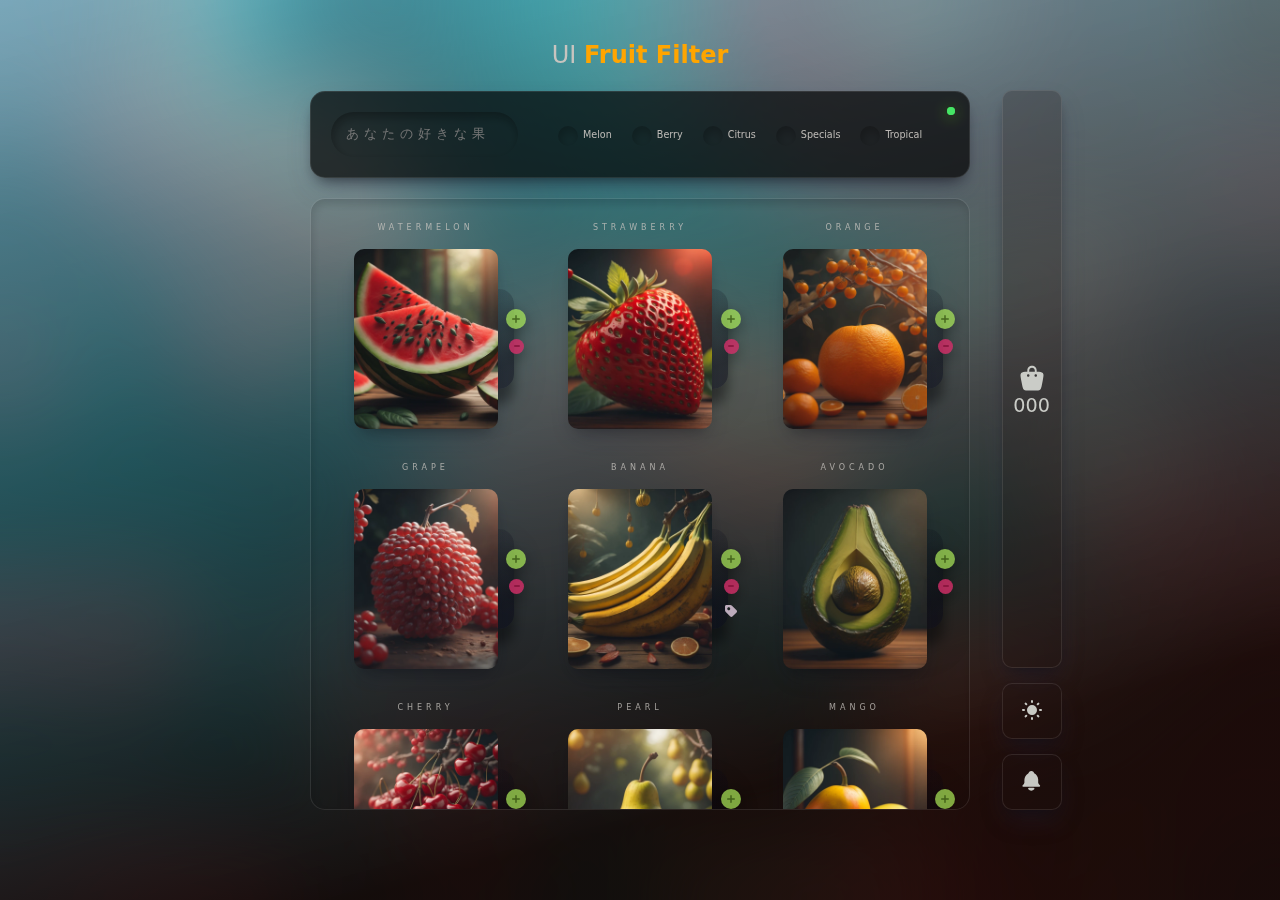
<file: index.html>
<!DOCTYPE html>
<html lang="en">

<head>
    <meta charset="UTF-8">
    <meta name="viewport" content="width=device-width, initial-scale=1.0">
    <meta name="description"
        content="UI Fruit Filter: A streamlined content filtering interface with an integrated cart feature, meticulously crafted by Matias Echarri. Elevate your user experience with this elegantly designed, mini eCommerce solution for seamless content filtering and product selection. Discover UI Fruit Filter for a professional and efficient content management tool." />
    <meta name="keywords" content="ui fruit filter, ui fruit-filter, matiasecharri, matias echarri, @matiasecharri">
    <link rel="shortcut icon" href="/assets/favicon-ui.ico" type="image/x-icon">
    <meta property="og:image" content="/assets/starfruit.webp">
    <meta property="og:type" content="website">
    <meta property="og:site_name" content="UI Fruit Filter">
    <meta property="og:title" content="UI Fruit Filter">
    <meta property="og:url" content="https://ui-fruit-filter.vercel.app/">
    <meta property="og:image:type" content="image/webp">
    <title>UI Fruit Filter</title>
    <link rel=" stylesheet" href="/style.css">

</head>

<body>
    <!-- <div id="initialize">
        <h2 class="h2ini"><span class="spanini2">Click to Initialize</span><br>GitHub <span
                class="spanini">@matiasecharri</span> </h2>
    </div> -->
    <span class="phonesNotSupported">
        <h2>We are Sorry! :(<br><span>Resolution Not Supported</span></h2>
    </span>
    <div class="headerHM">

        <div class="backdropProvider" id="backdropProviderID">
        </div>
        <div class="containerGeneral">
            <main>

                <div class="userPanel" id="userPanel">

                    <div class="led-blue" id="ledLight"></div>
                    <h1>UI <span>Fruit Filter</span></h1>

                    <input type="search" placeholder="あなたの好きな果物!" id="searchBar" autocomplete="off">
                    <div id="userPanelX"></div>
                </div>
                <div id="containerCards">
                </div>

            </main>
            <div class="uiButtons">
                <button id="goToCartButton">
                    <?xml version="1.0" encoding="utf-8"?><!-- Uploaded to: SVG Repo, www.svgrepo.com, Generator: SVG Repo Mixer Tools -->
                    <svg width="30px" height="30px" viewBox="0 0 24 24" xmlns="http://www.w3.org/2000/svg">
                        <path fill-rule="evenodd" clip-rule="evenodd"
                            d="M8.25 7.00151L8.25 6C8.25 3.92893 9.92893 2.25 12 2.25C14.0711 2.25 15.75 3.92893 15.75 6V7L15.75 7.00151C18.4344 7.0136 19.8606 7.1222 20.6606 8.09803C21.5608 9.19607 21.2287 10.8563 20.5646 14.1767L19.9646 17.1767C19.5029 19.4856 19.272 20.6401 18.4425 21.32C17.6131 22 16.4358 22 14.0812 22H9.9188C7.56417 22 6.38686 22 5.55742 21.32C4.72799 20.6401 4.4971 19.4856 4.03532 17.1767L3.43532 14.1767C2.77123 10.8563 2.43919 9.19607 3.33936 8.09803C4.13936 7.12219 5.56562 7.0136 8.25 7.00151ZM9.75 6C9.75 4.75736 10.7574 3.75 12 3.75C13.2426 3.75 14.25 4.75736 14.25 6V7H9.75V6ZM15 11C15.5523 11 16 10.5523 16 10C16 9.44772 15.5523 9 15 9C14.4477 9 14 9.44772 14 10C14 10.5523 14.4477 11 15 11ZM9.99998 10C9.99998 10.5523 9.55226 11 8.99998 11C8.44769 11 7.99998 10.5523 7.99998 10C7.99998 9.44772 8.44769 9 8.99998 9C9.55226 9 9.99998 9.44772 9.99998 10Z"
                            fill="#1C274C" />
                    </svg>
                </button>
                <button id="darkModeButton">
                    <svg xmlns="http://www.w3.org/2000/svg" class="icon icon-tabler icon-tabler-sun-filled" width="24"
                        height="24" viewBox="0 0 24 24" stroke-width="2" stroke="currentColor" fill="none"
                        stroke-linecap="round" stroke-linejoin="round">
                        <path stroke="none" d="M0 0h24v24H0z" fill="none" />
                        <path
                            d="M12 19a1 1 0 0 1 .993 .883l.007 .117v1a1 1 0 0 1 -1.993 .117l-.007 -.117v-1a1 1 0 0 1 1 -1z"
                            stroke-width="0" fill="#d7d9d4eb" />
                        <path
                            d="M18.313 16.91l.094 .083l.7 .7a1 1 0 0 1 -1.32 1.497l-.094 -.083l-.7 -.7a1 1 0 0 1 1.218 -1.567l.102 .07z"
                            stroke-width="0" fill="#d7d9d4eb" />
                        <path
                            d="M7.007 16.993a1 1 0 0 1 .083 1.32l-.083 .094l-.7 .7a1 1 0 0 1 -1.497 -1.32l.083 -.094l.7 -.7a1 1 0 0 1 1.414 0z"
                            stroke-width="0" fill="#d7d9d4eb" />
                        <path d="M4 11a1 1 0 0 1 .117 1.993l-.117 .007h-1a1 1 0 0 1 -.117 -1.993l.117 -.007h1z"
                            stroke-width="0" fill="#d7d9d4eb" />
                        <path d="M21 11a1 1 0 0 1 .117 1.993l-.117 .007h-1a1 1 0 0 1 -.117 -1.993l.117 -.007h1z"
                            stroke-width="0" fill="#d7d9d4eb" />
                        <path
                            d="M6.213 4.81l.094 .083l.7 .7a1 1 0 0 1 -1.32 1.497l-.094 -.083l-.7 -.7a1 1 0 0 1 1.217 -1.567l.102 .07z"
                            stroke-width="0" fill="#d7d9d4eb" />
                        <path
                            d="M19.107 4.893a1 1 0 0 1 .083 1.32l-.083 .094l-.7 .7a1 1 0 0 1 -1.497 -1.32l.083 -.094l.7 -.7a1 1 0 0 1 1.414 0z"
                            stroke-width="0" fill="#d7d9d4eb" />
                        <path
                            d="M12 2a1 1 0 0 1 .993 .883l.007 .117v1a1 1 0 0 1 -1.993 .117l-.007 -.117v-1a1 1 0 0 1 1 -1z"
                            stroke-width="0" fill="#d7d9d4eb" />
                        <path d="M12 7a5 5 0 1 1 -4.995 5.217l-.005 -.217l.005 -.217a5 5 0 0 1 4.995 -4.783z"
                            stroke-width="0" fill="#d7d9d4eb" />
                    </svg>
                </button>
                <button id="muteButton">
                    <svg xmlns="http://www.w3.org/2000/svg" class="icon icon-tabler icon-tabler-bell-filled" width="70%"
                        height="70%" viewBox="0 0 24 24" stroke-width="1" stroke="#1C274C" fill="#1C274C"
                        stroke-linecap="round" stroke-linejoin="round">
                        <path stroke="none" d="M0 0h24v24H0z" fill="none" />
                        <path
                            d="M14.235 19c.865 0 1.322 1.024 .745 1.668a3.992 3.992 0 0 1 -2.98 1.332a3.992 3.992 0 0 1 -2.98 -1.332c-.552 -.616 -.158 -1.579 .634 -1.661l.11 -.006h4.471z"
                            stroke-width="0" fill="#d7d9d4eb" />
                        <path
                            d="M12 2c1.358 0 2.506 .903 2.875 2.141l.046 .171l.008 .043a8.013 8.013 0 0 1 4.024 6.069l.028 .287l.019 .289v2.931l.021 .136a3 3 0 0 0 1.143 1.847l.167 .117l.162 .099c.86 .487 .56 1.766 -.377 1.864l-.116 .006h-16c-1.028 0 -1.387 -1.364 -.493 -1.87a3 3 0 0 0 1.472 -2.063l.021 -.143l.001 -2.97a8 8 0 0 1 3.821 -6.454l.248 -.146l.01 -.043a3.003 3.003 0 0 1 2.562 -2.29l.182 -.017l.176 -.004z"
                            stroke-width="0" fill="#d7d9d4eb" />
                    </svg>
                </button>

            </div>
        </div>
    </div>
    <script src="/app.js" type="module"></script>
</body>

</html>
</file>
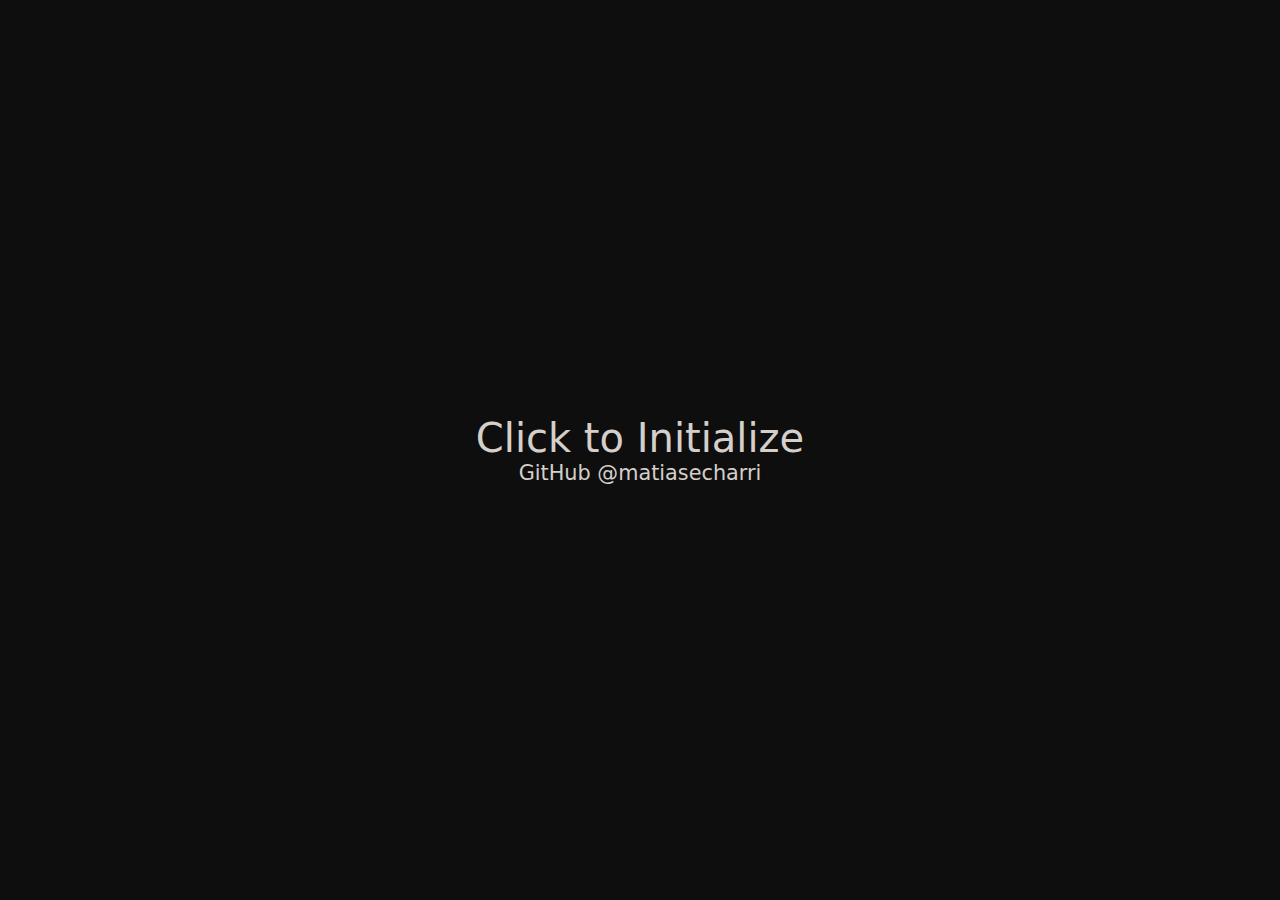
<file: app.html>
<!DOCTYPE html>
<html lang="en">

<head>
    <meta charset="UTF-8">
    <meta name="viewport" content="width=device-width, initial-scale=1.0">
    <meta name="description" content="UI Fruit Filter Matias Echarri" />
    <title>UI Fruit Filter</title>
    <link rel="stylesheet" href="/style.css">
</head>

<body>
    <div id="initialize">
        <h2 class="h2ini"><span class="spanini2">Click to Initialize</span><br>GitHub <span
                class="spanini">@matiasecharri</span> </h2>
    </div>
    <span class="phonesNotSupported">
        <h2>We are Sorry! :(<br><span>Resolution Not Supported</span></h2>
    </span>
    <div class="headerHM">

        <div class="backdropProvider" id="backdropProviderID">
        </div>
        <div class="containerGeneral">
            <main>

                <div class="userPanel" id="userPanel">

                    <div class="led-blue" id="ledLight"></div>
                    <h1>UI <span>Fruit Filter</span></h1>

                    <input type="search" placeholder="あなたの好きな果物!" id="searchBar" autocomplete="off">
                    <div id="userPanelX"></div>
                </div>
                <div id="containerCards">
                </div>

            </main>
            <div class="uiButtons">
                <button id="goToCartButton">
                    <?xml version="1.0" encoding="utf-8"?><!-- Uploaded to: SVG Repo, www.svgrepo.com, Generator: SVG Repo Mixer Tools -->
                    <svg width="30px" height="30px" viewBox="0 0 24 24" xmlns="http://www.w3.org/2000/svg">
                        <path fill-rule="evenodd" clip-rule="evenodd"
                            d="M8.25 7.00151L8.25 6C8.25 3.92893 9.92893 2.25 12 2.25C14.0711 2.25 15.75 3.92893 15.75 6V7L15.75 7.00151C18.4344 7.0136 19.8606 7.1222 20.6606 8.09803C21.5608 9.19607 21.2287 10.8563 20.5646 14.1767L19.9646 17.1767C19.5029 19.4856 19.272 20.6401 18.4425 21.32C17.6131 22 16.4358 22 14.0812 22H9.9188C7.56417 22 6.38686 22 5.55742 21.32C4.72799 20.6401 4.4971 19.4856 4.03532 17.1767L3.43532 14.1767C2.77123 10.8563 2.43919 9.19607 3.33936 8.09803C4.13936 7.12219 5.56562 7.0136 8.25 7.00151ZM9.75 6C9.75 4.75736 10.7574 3.75 12 3.75C13.2426 3.75 14.25 4.75736 14.25 6V7H9.75V6ZM15 11C15.5523 11 16 10.5523 16 10C16 9.44772 15.5523 9 15 9C14.4477 9 14 9.44772 14 10C14 10.5523 14.4477 11 15 11ZM9.99998 10C9.99998 10.5523 9.55226 11 8.99998 11C8.44769 11 7.99998 10.5523 7.99998 10C7.99998 9.44772 8.44769 9 8.99998 9C9.55226 9 9.99998 9.44772 9.99998 10Z"
                            fill="#1C274C" />
                    </svg>
                </button>
                <button id="darkModeButton">
                    <svg xmlns="http://www.w3.org/2000/svg" class="icon icon-tabler icon-tabler-sun-filled" width="24"
                        height="24" viewBox="0 0 24 24" stroke-width="2" stroke="currentColor" fill="none"
                        stroke-linecap="round" stroke-linejoin="round">
                        <path stroke="none" d="M0 0h24v24H0z" fill="none" />
                        <path
                            d="M12 19a1 1 0 0 1 .993 .883l.007 .117v1a1 1 0 0 1 -1.993 .117l-.007 -.117v-1a1 1 0 0 1 1 -1z"
                            stroke-width="0" fill="#d7d9d4eb" />
                        <path
                            d="M18.313 16.91l.094 .083l.7 .7a1 1 0 0 1 -1.32 1.497l-.094 -.083l-.7 -.7a1 1 0 0 1 1.218 -1.567l.102 .07z"
                            stroke-width="0" fill="#d7d9d4eb" />
                        <path
                            d="M7.007 16.993a1 1 0 0 1 .083 1.32l-.083 .094l-.7 .7a1 1 0 0 1 -1.497 -1.32l.083 -.094l.7 -.7a1 1 0 0 1 1.414 0z"
                            stroke-width="0" fill="#d7d9d4eb" />
                        <path d="M4 11a1 1 0 0 1 .117 1.993l-.117 .007h-1a1 1 0 0 1 -.117 -1.993l.117 -.007h1z"
                            stroke-width="0" fill="#d7d9d4eb" />
                        <path d="M21 11a1 1 0 0 1 .117 1.993l-.117 .007h-1a1 1 0 0 1 -.117 -1.993l.117 -.007h1z"
                            stroke-width="0" fill="#d7d9d4eb" />
                        <path
                            d="M6.213 4.81l.094 .083l.7 .7a1 1 0 0 1 -1.32 1.497l-.094 -.083l-.7 -.7a1 1 0 0 1 1.217 -1.567l.102 .07z"
                            stroke-width="0" fill="#d7d9d4eb" />
                        <path
                            d="M19.107 4.893a1 1 0 0 1 .083 1.32l-.083 .094l-.7 .7a1 1 0 0 1 -1.497 -1.32l.083 -.094l.7 -.7a1 1 0 0 1 1.414 0z"
                            stroke-width="0" fill="#d7d9d4eb" />
                        <path
                            d="M12 2a1 1 0 0 1 .993 .883l.007 .117v1a1 1 0 0 1 -1.993 .117l-.007 -.117v-1a1 1 0 0 1 1 -1z"
                            stroke-width="0" fill="#d7d9d4eb" />
                        <path d="M12 7a5 5 0 1 1 -4.995 5.217l-.005 -.217l.005 -.217a5 5 0 0 1 4.995 -4.783z"
                            stroke-width="0" fill="#d7d9d4eb" />
                    </svg>
                </button>
                <button id="muteButton">
                    <svg xmlns="http://www.w3.org/2000/svg" class="icon icon-tabler icon-tabler-bell-filled" width="70%"
                        height="70%" viewBox="0 0 24 24" stroke-width="1" stroke="#1C274C" fill="#1C274C"
                        stroke-linecap="round" stroke-linejoin="round">
                        <path stroke="none" d="M0 0h24v24H0z" fill="none" />
                        <path
                            d="M14.235 19c.865 0 1.322 1.024 .745 1.668a3.992 3.992 0 0 1 -2.98 1.332a3.992 3.992 0 0 1 -2.98 -1.332c-.552 -.616 -.158 -1.579 .634 -1.661l.11 -.006h4.471z"
                            stroke-width="0" fill="#d7d9d4eb" />
                        <path
                            d="M12 2c1.358 0 2.506 .903 2.875 2.141l.046 .171l.008 .043a8.013 8.013 0 0 1 4.024 6.069l.028 .287l.019 .289v2.931l.021 .136a3 3 0 0 0 1.143 1.847l.167 .117l.162 .099c.86 .487 .56 1.766 -.377 1.864l-.116 .006h-16c-1.028 0 -1.387 -1.364 -.493 -1.87a3 3 0 0 0 1.472 -2.063l.021 -.143l.001 -2.97a8 8 0 0 1 3.821 -6.454l.248 -.146l.01 -.043a3.003 3.003 0 0 1 2.562 -2.29l.182 -.017l.176 -.004z"
                            stroke-width="0" fill="#d7d9d4eb" />
                    </svg>
                </button>

            </div>
        </div>
    </div>
    <script src="/app.js" type="module"></script>
</body>

</html>
</file>
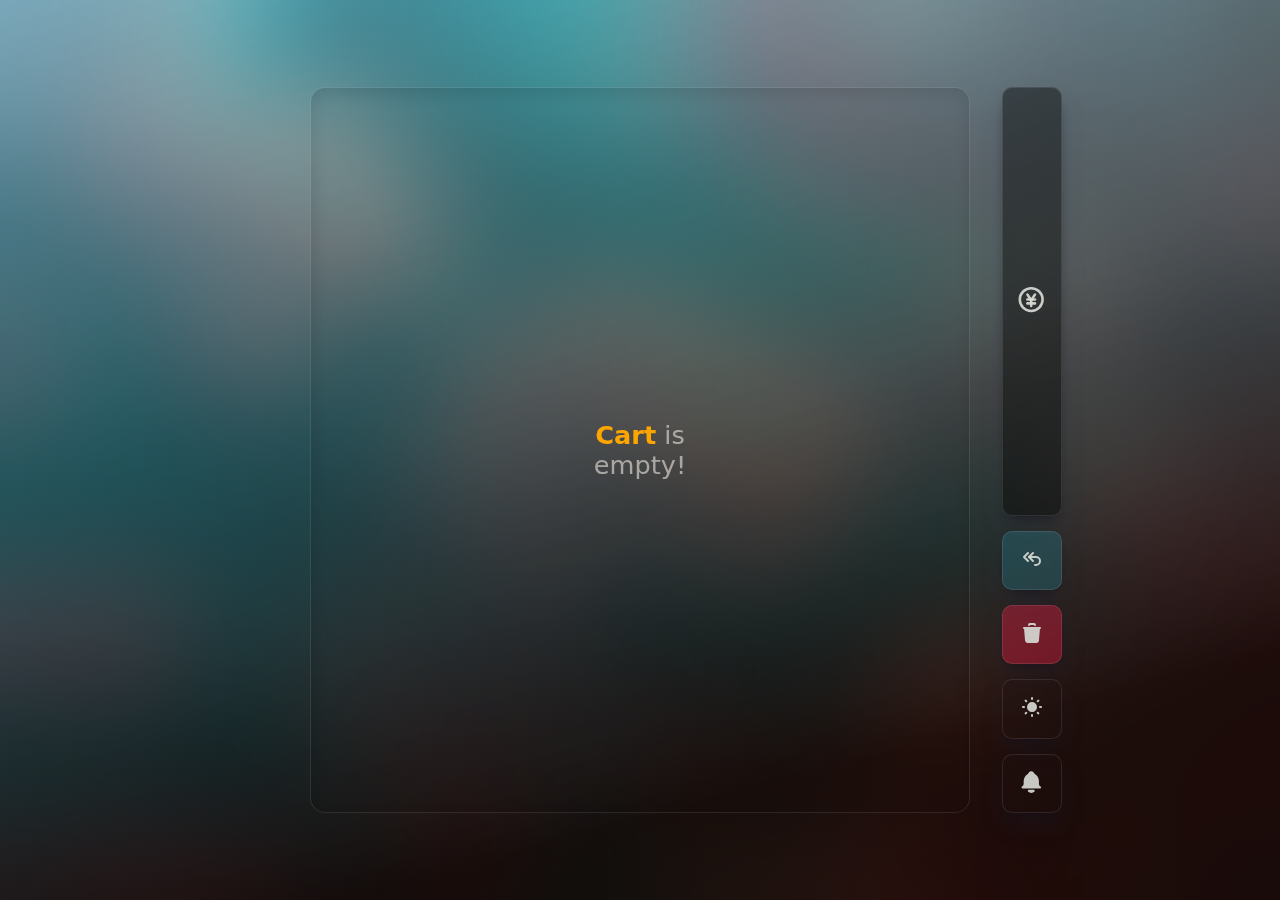
<file: cart.html>
<!DOCTYPE html>
<html lang="en">

<head>
    <meta charset="UTF-8">
    <meta name="viewport" content="width=device-width, initial-scale=1.0">
    <meta name="description"
        content="UI Fruit Filter: A streamlined content filtering interface with an integrated cart feature, meticulously crafted by Matias Echarri. Elevate your user experience with this elegantly designed, mini eCommerce solution for seamless content filtering and product selection. Discover UI Fruit Filter for a professional and efficient content management tool." />
    <link rel="shortcut icon" href="/assets/favicon-ui.ico" type="image/x-icon">
    <meta property="og:type" content="website">
    <meta property="og:site_name" content="UI Fruit Filter">
    <meta property="og:title" content="UI Fruit Filter">
    <meta property="og:url" content="https://ui-fruit-filter.vercel.app/">
    <meta property="og:image:type" content="image/webp">
    <meta property="og:image" content="/assets/starfruit.webp">
    <title>UI Fruit Filter</title>
    <link rel="stylesheet" href="/styleCart.css">
</head>

<body>

    <span class="phonesNotSupported">
        <h2>We are Sorry! :(<br><span>Resolution Not Supported</span></h2>
    </span>

    <div class="headerHM">
        <!-- <h1>UI <span>Fruit Cart</span></h1> -->

        <div class="backdropProvider" id="backdropProviderID">
        </div>
        <div class="containerGeneral">
            <main>

                <div class="modalResume">
                    <h2 class="modalResume__title">Cart Resume</h2>
                    <p id="finalPrice"></p>
                    <div class="modalResume__buttonContainer">
                        <button id="finishBuyButton">Buy Now</button>
                        <button id="goBackCartButton">Go Back</button>
                    </div>
                </div>
                <div class="modalResume2">
                    <h2 class="modalResume2__title">Oops!</h2>
                    <p>There are <span class="spanned">no items</span> in your cart, <br>go
                        back
                        and grab some fruits!
                    </p>
                    <div class="modalResume2__buttonContainer">
                        <button id="goBackCartButton2">Go Back</button>
                    </div>
                </div>
                <div id="containerCards">

                    <!-- ///Dynamic generated cards. -->
                </div>

                <div class="uiButtons">
                    <button id="finishShopButton">
                        <svg xmlns="http://www.w3.org/2000/svg" class="icon icon-tabler icon-tabler-coin-yen"
                            width="80%" height="80%" viewBox="0 0 24 24" stroke-width="2" stroke="#d7d9d4eb" fill="none"
                            stroke-linecap="round" stroke-linejoin="round">
                            <path d="M12 12m-9 0a9 9 0 1 0 18 0a9 9 0 1 0 -18 0" />
                            <path d="M9 12h6" />
                            <path d="M9 15h6" />
                            <path d="M9 8l3 4.5" />
                            <path d="M15 8l-3 4.5v4.5" />
                        </svg>

                    </button>
                    <button id="goBackButton">
                        <svg xmlns="http://www.w3.org/2000/svg"
                            class="icon icon-tabler icon-tabler-arrow-back-up-double" width="24" height="24"
                            viewBox="0 0 24 24" stroke-width="2" stroke="#d7d9d4eb" stroke-linecap="round"
                            stroke-linejoin="round">
                            <path stroke="none" d="M0 0h24v24H0z" />
                            <path d="M13 14l-4 -4l4 -4" />
                            <path d="M8 14l-4 -4l4 -4" />
                            <path d="M9 10h7a4 4 0 1 1 0 8h-1" />
                        </svg>
                    </button>

                    <button id="trashButton">
                        <svg xmlns="http://www.w3.org/2000/svg" class="icon icon-tabler icon-tabler-trash-filled"
                            width="24" height="24" viewBox="0 0 24 24" stroke-width="2" stroke="#d7d9d4eb" fill="none"
                            stroke-linecap="round" stroke-linejoin="round">
                            <path stroke="none" d="M0 0h24v24H0z" fill="none" />
                            <path
                                d="M20 6a1 1 0 0 1 .117 1.993l-.117 .007h-.081l-.919 11a3 3 0 0 1 -2.824 2.995l-.176 .005h-8c-1.598 0 -2.904 -1.249 -2.992 -2.75l-.005 -.167l-.923 -11.083h-.08a1 1 0 0 1 -.117 -1.993l.117 -.007h16z"
                                stroke-width="0" fill="#d7d9d4eb" />
                            <path
                                d="M14 2a2 2 0 0 1 2 2a1 1 0 0 1 -1.993 .117l-.007 -.117h-4l-.007 .117a1 1 0 0 1 -1.993 -.117a2 2 0 0 1 1.85 -1.995l.15 -.005h4z"
                                stroke-width="0" fill="#d7d9d4eb" />
                        </svg>
                    </button>
                    <button id="darkModeButton">
                        <svg xmlns="http://www.w3.org/2000/svg" class="icon icon-tabler icon-tabler-sun-filled"
                            width="24" height="24" viewBox="0 0 24 24" stroke-width="2" stroke="currentColor"
                            fill="none" stroke-linecap="round" stroke-linejoin="round">
                            <path stroke="none" d="M0 0h24v24H0z" fill="none" />
                            <path
                                d="M12 19a1 1 0 0 1 .993 .883l.007 .117v1a1 1 0 0 1 -1.993 .117l-.007 -.117v-1a1 1 0 0 1 1 -1z"
                                stroke-width="0" fill="#d7d9d4eb" />
                            <path
                                d="M18.313 16.91l.094 .083l.7 .7a1 1 0 0 1 -1.32 1.497l-.094 -.083l-.7 -.7a1 1 0 0 1 1.218 -1.567l.102 .07z"
                                stroke-width="0" fill="#d7d9d4eb" />
                            <path
                                d="M7.007 16.993a1 1 0 0 1 .083 1.32l-.083 .094l-.7 .7a1 1 0 0 1 -1.497 -1.32l.083 -.094l.7 -.7a1 1 0 0 1 1.414 0z"
                                stroke-width="0" fill="#d7d9d4eb" />
                            <path d="M4 11a1 1 0 0 1 .117 1.993l-.117 .007h-1a1 1 0 0 1 -.117 -1.993l.117 -.007h1z"
                                stroke-width="0" fill="#d7d9d4eb" />
                            <path d="M21 11a1 1 0 0 1 .117 1.993l-.117 .007h-1a1 1 0 0 1 -.117 -1.993l.117 -.007h1z"
                                stroke-width="0" fill="#d7d9d4eb" />
                            <path
                                d="M6.213 4.81l.094 .083l.7 .7a1 1 0 0 1 -1.32 1.497l-.094 -.083l-.7 -.7a1 1 0 0 1 1.217 -1.567l.102 .07z"
                                stroke-width="0" fill="#d7d9d4eb" />
                            <path
                                d="M19.107 4.893a1 1 0 0 1 .083 1.32l-.083 .094l-.7 .7a1 1 0 0 1 -1.497 -1.32l.083 -.094l.7 -.7a1 1 0 0 1 1.414 0z"
                                stroke-width="0" fill="#d7d9d4eb" />
                            <path
                                d="M12 2a1 1 0 0 1 .993 .883l.007 .117v1a1 1 0 0 1 -1.993 .117l-.007 -.117v-1a1 1 0 0 1 1 -1z"
                                stroke-width="0" fill="#d7d9d4eb" />
                            <path d="M12 7a5 5 0 1 1 -4.995 5.217l-.005 -.217l.005 -.217a5 5 0 0 1 4.995 -4.783z"
                                stroke-width="0" fill="#d7d9d4eb" />
                        </svg>
                    </button>
                    <button id="muteButton">
                        <svg xmlns="http://www.w3.org/2000/svg" class="icon icon-tabler icon-tabler-bell-filled"
                            width="70%" height="70%" viewBox="0 0 24 24" stroke-width="1" stroke="#1C274C"
                            fill="#1C274C" stroke-linecap="round" stroke-linejoin="round">
                            <path stroke="none" d="M0 0h24v24H0z" fill="none" />
                            <path
                                d="M14.235 19c.865 0 1.322 1.024 .745 1.668a3.992 3.992 0 0 1 -2.98 1.332a3.992 3.992 0 0 1 -2.98 -1.332c-.552 -.616 -.158 -1.579 .634 -1.661l.11 -.006h4.471z"
                                stroke-width="0" fill="#d7d9d4eb" />
                            <path
                                d="M12 2c1.358 0 2.506 .903 2.875 2.141l.046 .171l.008 .043a8.013 8.013 0 0 1 4.024 6.069l.028 .287l.019 .289v2.931l.021 .136a3 3 0 0 0 1.143 1.847l.167 .117l.162 .099c.86 .487 .56 1.766 -.377 1.864l-.116 .006h-16c-1.028 0 -1.387 -1.364 -.493 -1.87a3 3 0 0 0 1.472 -2.063l.021 -.143l.001 -2.97a8 8 0 0 1 3.821 -6.454l.248 -.146l.01 -.043a3.003 3.003 0 0 1 2.562 -2.29l.182 -.017l.176 -.004z"
                                stroke-width="0" fill="#d7d9d4eb" />
                        </svg>
                    </button>

                </div>

            </main>

        </div>
    </div>
    <script src="/cart.js" type="module"></script>
</body>

</html>
</file>
<file: style.css>
:root {
  --font1: "Sawarabi Mincho", serif;
  --font2: monospace;
  --UIOrange: #ffa500;
}

* {
  padding: 0px;
  margin: 0px;
  box-sizing: border-box;
  scroll-behavior: smooth;
}
body {
  background-color: #171817;
  overflow-x: hidden;
}
*::selection {
  background-color: rgba(32, 33, 32, 0.272);
}

::-webkit-scrollbar {
  width: 2px;
}

::-webkit-scrollbar-track {
  background: #51505100;
}

::-webkit-scrollbar-thumb {
  background: rgba(31, 32, 31, 0);
  border-radius: 6px;
}
h1 {
  color: rgb(200, 196, 191);
  text-align: center;
  font-size: 1.5rem;
  font-family: system-ui, -apple-system, BlinkMacSystemFont, "Segoe UI", Roboto,
    Oxygen, Ubuntu, Cantarell, "Open Sans", "Helvetica Neue", sans-serif;
  font-weight: 100;
  position: absolute;
  top: -60%;
  left: 0%;
  right: 0%;
}
h1 span {
  font-weight: 600;
  color: var(--UIOrange);
}

.headerHM {
  background-image: url(/assets/sakura.webp);
  background-repeat: repeat;
  background-size: cover;
  background-position: center;
  height: 100vh;
  position: relative;
  z-index: 1;
  display: flex;
  align-items: center;
  flex-direction: column;
  justify-content: center;
}

.backdropProvider {
  background-image: linear-gradient(-15deg, #080502da 20%, #4ddaf2a0 100%);
  backdrop-filter: blur(55px) saturate(290%);
  -webkit-backdrop-filter: blur(55px) saturate(290%);
  width: 100%;
  height: 100%;
  position: absolute;
  z-index: -1;
}

.backdropProviderDark {
  background-image: linear-gradient(-15deg, #020b16df 20%, #36051fe6 100%);
}
.backdropProviderDarkH1 {
  color: rgb(241, 223, 231);
}

.darkModeUserPanel {
  /* background-color: #18161700 !important; */
  background-color: rgba(24, 25, 26, 0.495) !important;
}

#initialize {
  background-color: rgb(15, 14, 14);
  backdrop-filter: blur(10px);
  cursor: pointer;
  position: absolute;
  z-index: 99;
  display: flex;
  justify-content: center;
  align-items: center;
  width: 100%;
  height: 100%;
  transition: ease-in-out 1.5s;
  -webkit-transition: ease-in-out 1.5s;
  -moz-transition: ease-in-out 1.5s;
  -ms-transition: ease-in-out 1.5s;
  -o-transition: ease-in-out 1.5s;
}

#initialize a {
  text-decoration: none;
}
.initializeBlured {
  background-color: rgba(15, 14, 14, 0.678) !important;
  backdrop-filter: blur(25px);
  -webkit-backdrop-filter: blur(25px);
  transition: ease-in-out 1.5s;
  -webkit-transition: ease-in-out 1.5s;
  -moz-transition: ease-in-out 1.5s;
  -ms-transition: ease-in-out 1.5s;
  -o-transition: ease-in-out 1.5s;
}

.h2ini {
  color: rgb(212, 207, 202);
  text-align: center;
  font-size: 1.3rem;
  font-family: system-ui, -apple-system, BlinkMacSystemFont, "Segoe UI", Roboto,
    Oxygen, Ubuntu, Cantarell, "Open Sans", "Helvetica Neue", sans-serif;
  font-weight: 100;
}
.spanini {
  font-weight: 500;
  color: rgb(212, 207, 202);
}
.spanini2 {
  font-size: 2.5rem;
}

.initializeOut {
  opacity: 0;

  transition: ease-in-out 1s;
  -webkit-transition: ease-in-out 1s;
  -moz-transition: ease-in-out 1s;
  -ms-transition: ease-in-out 1s;
  -o-transition: ease-in-out 1s;
}

main {
  height: 80%;
  width: 1240px;
  display: flex;
  justify-content: center;
  align-items: center;
  flex-direction: column;
  gap: 20px;
  padding: 20px;
}

.userPanel {
  border: 1px solid rgba(247, 246, 246, 0.099);
  width: 55%;
  display: flex;
  justify-content: flex-start;
  align-items: center;
  background-color: rgba(0, 0, 0, 0.688);
  border-radius: 15px;
  -webkit-border-radius: 15px;
  -moz-border-radius: 15px;
  -ms-border-radius: 15px;
  -o-border-radius: 15px;
  padding: 20px;
  gap: 40px;
  position: relative;
  box-shadow: rgba(50, 50, 93, 0.25) 0px 13px 27px -5px,
    rgba(0, 0, 0, 0.73) 0px 8px 16px -8px;
}

#userPanelX {
  display: flex;
  gap: 10px;
}
#searchBar {
  padding: 15px;
  border-radius: 25px;
  -webkit-border-radius: 25px;
  -moz-border-radius: 25px;
  -ms-border-radius: 25px;
  -o-border-radius: 25px;
  border: none;
  background-color: #dcd9ee00;
  cursor: pointer;
  outline: none;
  /*Eliminaelbordealseleccionar*/
  letter-spacing: 1px;
  cursor: default;
  font-family: var(--font1);
  color: #ada9ad;
  letter-spacing: 5px;
  font-weight: 100;
  font-size: 0.8rem;
  box-shadow: inset 2px 5px 10px rgba(5, 5, 5, 0.349);
  caret-color: var(--UIOrange);
}

#searchBar::selection {
  background-color: transparent; /* Asegúrat e de que la selección no tenga fondo */
}

#containerCards {
  border: 1px solid rgba(255, 255, 255, 0.099);
  border-radius: 15px;
  padding: 40px 20px;
  min-height: 90%;
  width: 55%;
  -webkit-border-radius: 15px;
  -moz-border-radius: 15px;
  -ms-border-radius: 15px;
  -o-border-radius: 15px;
  display: flex;
  flex-wrap: wrap;
  justify-content: space-evenly;
  gap: 40px;
  align-items: center;
  position: relative;
  overflow-y: scroll;
  background-color: rgba(13, 9, 9, 0.036);
  box-shadow: inset 2px 5px 10px rgba(5, 5, 5, 0.135);
}

.cardFruits {
  height: 200px;
  width: 160px;
  display: flex;
  justify-content: center;
  align-items: center;
  flex-direction: column;
  border-radius: 15px;
  -webkit-border-radius: 15px;
  -moz-border-radius: 15px;
  -ms-border-radius: 15px;
  -o-border-radius: 15px;
  gap: 5px;
  position: relative;
}

.cardFruits img {
  width: 90%;
  height: 90%;
  object-fit: cover;
  transition: ease-in-out 0.4s;
  cursor: pointer;
  border-radius: 10px;
  -webkit-border-radius: 10px;
  -moz-border-radius: 10px;
  -ms-border-radius: 10px;
  -o-border-radius: 10px;
  box-shadow: rgba(25, 25, 44, 0.171) 0px 13px 27px -5px,
    rgba(0, 0, 0, 0.37) 0px 8px 16px -8px;
}

.cardFruits img:hover {
  transition: ease-in-out 0.3s;
  transform: scale(105%) translateY(5px) rotate(-2deg);
  -webkit-transform: scale(105%) translateY(5px) rotate(-2deg);
  -moz-transform: scale(105%) translateY(5px) rotate(-2deg);
  -ms-transform: scale(105%) translateY(5px) rotate(-2deg);
  -o-transform: scale(105%) translateY(5px) rotate(-2deg);
  -webkit-transition: ease-in-out 0.3s;
  -moz-transition: ease-in-out 0.3s;
  -ms-transition: ease-in-out 0.3s;
  -o-transition: ease-in-out 0.3s;
  box-shadow: rgba(0, 0, 0, 0.201) 0px 19px 38px,
    rgba(0, 0, 0, 0.129) 0px 15px 12px;
}

.filter {
  position: absolute;
  height: 50%;
  width: 80%;
  background-image: linear-gradient(-15deg, #03041382 20%, #edede800 100%);
  z-index: -1;
  left: 40px;
  border-radius: 15px;
  -webkit-border-radius: 15px;
  -moz-border-radius: 15px;
  -ms-border-radius: 15px;
  -o-border-radius: 15px;
  transition: ease-in-out 0.5s;
  -webkit-transition: ease-in-out 0.5s;
  -moz-transition: ease-in-out 0.5s;
  -ms-transition: ease-in-out 0.5s;
  -o-transition: ease-in-out 0.5s;
  box-shadow: rgba(0, 0, 0, 0.096) 0px 19px 38px,
    rgba(0, 0, 0, 0.378) 0px 15px 12px;
}

.cardFruits p {
  position: absolute;
  font-family: system-ui, -apple-system, BlinkMacSystemFont, "Segoe UI", Roboto,
    Oxygen, Ubuntu, Cantarell, "Open Sans", "Helvetica Neue", sans-serif;
  width: 180px;
  top: -8%;
  text-align: center;
  color: rgba(200, 196, 191, 0.775);
  letter-spacing: 4px;
  font-size: 0.5rem;
}

.traditionalClass {
  font-family: system-ui, -apple-system, BlinkMacSystemFont, "Segoe UI", Roboto,
    Oxygen, Ubuntu, Cantarell, "Open Sans", "Helvetica Neue", sans-serif;
  width: 180px;
  top: -8%;
  text-align: center;
  color: rgba(200, 196, 191, 0.775);
  letter-spacing: 5px;
  font-size: 0.5rem;
}

#modal {
  position: absolute;
  top: auto;
  left: auto;
  height: 100vh;
  width: 100vw;
  z-index: 5;
  background-color: rgba(12, 2, 2, 0.476);
  display: flex;
  justify-content: center;
  align-items: center;
  backdrop-filter: blur(20px);
  cursor: pointer;
}

#modal img {
  width: 550px;
  height: 450px;
  object-fit: cover;
  border-radius: 20px 0px 0px 20px;
  -webkit-border-radius: 20px 0px 0px 20px;
  -moz-border-radius: 20px 0px 0px 20px;
  -ms-border-radius: 20px 0px 0px 20px;
  -o-border-radius: 20px 0px 0px 20px;
  cursor: pointer;
  position: relative;
  margin-left: 30px;
  border-right: 1px solid var(--UIOrange);
  box-shadow: rgba(0, 0, 0, 0.3) 0px 19px 38px,
    rgba(0, 0, 0, 0.22) 0px 15px 12px;
}

.custom-checkbox {
  display: inline-block;
  position: relative;
  padding-left: 25px; /* Espacio para el icono o marcador */

  margin-right: 10px; /* Espaciado entre las casillas de verificación */
  cursor: pointer;
}

/* Estilo para ocultar la casilla de verificación nativa */
.custom-checkbox input {
  position: absolute;
  opacity: 0;
  cursor: pointer;
}

/* Estilo para el icono/marcador personalizado */
.checkmark {
  position: absolute;
  top: -3px;
  left: 0;
  height: 20px;
  width: 20px;
  background-color: #efefe500;
  border-radius: 360px;
  -webkit-border-radius: 360px;
  -moz-border-radius: 360px;
  -ms-border-radius: 360px;
  -o-border-radius: 360px;
  box-shadow: inset 2px 5px 10px rgba(5, 5, 5, 0.25);
}

.custom-checkbox {
  font-family: var(--font1);
  font-size: 0.6rem;
  color: rgba(200, 196, 191, 0.931);
  font-family: system-ui, -apple-system, BlinkMacSystemFont, "Segoe UI", Roboto,
    Oxygen, Ubuntu, Cantarell, "Open Sans", "Helvetica Neue", sans-serif;
  font-weight: 500;
}

/* Cambia el color del marcador cuando la casilla está marcada */
.custom-checkbox input:checked + .checkmark {
  box-shadow: inset 2px 5px 10px rgba(5, 5, 5, 0.595);
}

/* Estilo del marcador de verificación (el símbolo de marca de verificación) */
.checkmark:after {
  content: "";
  position: absolute;
  display: none;
}

/* Muestra el símbolo de marca de verificación cuando la casilla está marcada */
.custom-checkbox input:checked + .checkmark:after {
  display: block;
}

/* Estilo del símbolo de marca de verificación (puede personalizarlo a su gusto) */
.custom-checkbox .checkmark:after {
  left: 7.35px;
  top: 5px;
  width: 4px;
  height: 8px;
  border: solid #aae957b5;
  border-width: 0 2px 2px 0;
  transform: rotate(45deg);
}

.modalP {
  font-size: 1rem;
  font-family: system-ui, -apple-system, BlinkMacSystemFont, "Segoe UI", Roboto,
    Oxygen, Ubuntu, Cantarell, "Open Sans", "Helvetica Neue", sans-serif;
  color: rgb(241, 233, 233);
  font-weight: 400;
  letter-spacing: 0.8px;
  line-height: 1.4rem;
}

.modalDiv {
  width: 430px;
  padding: 20px;
  display: flex;
  flex-direction: column;
  gap: 10px;
  right: 29%;
  bottom: 8%;
  border-radius: 10px;
  -webkit-border-radius: 10px;
  -moz-border-radius: 10px;
  -ms-border-radius: 10px;
  -o-border-radius: 10px;
}

.modalP span {
  font-weight: 700;
}

.led-blue {
  position: absolute;
  right: 14px;
  top: 18%;
  z-index: 2;
  margin: 0 auto;
  width: 8px;
  height: 8px;
  border: none;
  background-color: rgb(62, 235, 105);
  border-radius: 100%;
  box-shadow: rgba(0, 0, 0, 0.083) 0 -1px 7px 1px,
    inset rgb(74, 227, 100) 0 -1px 9px, rgba(132, 235, 28, 0.532) 0 2px 14px;
  -webkit-border-radius: 100%;
  -moz-border-radius: 100%;
  -ms-border-radius: 100%;
  -o-border-radius: 100%;
  animation: blink 1s ease-in-out infinite alternate;
  -webkit-animation: blink 1s ease-in-out infinite alternate;
  transition: ease 0.1s;
  -webkit-transition: ease 0.1s;
  -moz-transition: ease 0.1s;
  -ms-transition: ease 0.1s;
  -o-transition: ease 0.1s;
}

.led-red {
  position: absolute;
  right: 14px;
  top: 18%;
  z-index: 2;
  margin: 0 auto;
  width: 8px;
  height: 8px;
  border: none;
  background-color: rgb(237, 18, 54);
  border-radius: 100%;
  box-shadow: rgba(0, 0, 0, 0.083) 0 -1px 7px 1px,
    inset rgb(244, 22, 88) 0 -1px 9px, rgba(226, 7, 72, 0.532) 0 2px 14px;
  -webkit-border-radius: 100%;
  -moz-border-radius: 100%;
  -ms-border-radius: 100%;
  -o-border-radius: 100%;
  animation: blink 1s ease-in-out infinite alternate;
  -webkit-animation: blink 1s ease-in-out infinite alternate;
  transition: ease 0.1s;
  -webkit-transition: ease 0.1s;
  -moz-transition: ease 0.1s;
  -ms-transition: ease 0.1s;
  -o-transition: ease 0.1s;
}

@keyframes blink {
  0% {
    opacity: 1;
  }
  100% {
    opacity: 0.7;
  }
}

.addToCart {
  width: 20px;
  height: 20px;
  border: none;
  position: absolute;
  right: -13%;
  top: 35%;
  z-index: 2;
  border-radius: 360px;
  -webkit-border-radius: 360px;
  -moz-border-radius: 360px;
  -ms-border-radius: 360px;
  -o-border-radius: 360px;
  box-shadow: inset 2px 5px 10px rgb(29, 28, 28);
  display: flex;
  justify-content: center;
  align-items: center;
  cursor: pointer;
  transition: ease-in-out 0.2s;
  -webkit-transition: ease-in-out 0.2s;
  -moz-transition: ease-in-out 0.2s;
  -ms-transition: ease-in-out 0.2s;
  -o-transition: ease-in-out 0.2s;
  background-color: #aae957b5;
  box-shadow: inset 2px 5px 10px #81cb58ad;
  box-shadow: rgba(0, 0, 0, 0.35) 0px 5px 15px;
}

.addToCart path {
  fill: #2a4508b5;
  transition: all ease-in-out 0.4s;
  -webkit-transition: all ease-in-out 0.4s;
  -moz-transition: all ease-in-out 0.4s;
  -ms-transition: all ease-in-out 0.4s;
  -o-transition: all ease-in-out 0.4s;
}
.addToCart:hover path {
  transition: all ease-in-out 0.4s;
  -webkit-transition: all ease-in-out 0.4s;
  -moz-transition: all ease-in-out 0.4s;
  -ms-transition: all ease-in-out 0.4s;
  -o-transition: all ease-in-out 0.4s;
  fill: rgb(255, 255, 255);
}

.addToCart:hover {
  transform: scale(115%);
  -webkit-transform: scale(115%);
  -moz-transform: scale(115%);
  -ms-transform: scale(115%);
  -o-transform: scale(115%);
}

.addToCart:active {
  transform: scale(140%);
  -webkit-transform: scale(140%);
  -moz-transform: scale(140%);
  -ms-transform: scale(140%);
  -o-transform: scale(140%);
}

.deleteFromCart {
  width: 15px;
  height: 15px;
  border: none;
  position: absolute;
  right: -11.65%;
  top: 50%;
  z-index: 2;
  border-radius: 360px;
  -webkit-border-radius: 360px;
  -moz-border-radius: 360px;
  -ms-border-radius: 360px;
  -o-border-radius: 360px;
  background-color: #2525256f;
  box-shadow: inset 2px 5px 10px rgb(29, 28, 28);
  display: flex;
  justify-content: center;
  align-items: center;
  cursor: pointer;
  transition: ease-in-out 0.2s;
  -webkit-transition: ease-in-out 0.2s;
  -moz-transition: ease-in-out 0.2s;
  -ms-transition: ease-in-out 0.2s;
  -o-transition: ease-in-out 0.2s;
  background-color: #d32d67cf;
  box-shadow: inset 2px 5px 10px#d41d6479;
  box-shadow: rgba(0, 0, 0, 0.35) 0px 5px 15px;
}

.deleteFromCart path {
  fill: #780c32cf;
  transition: all ease-in-out 0.4s;
  -webkit-transition: all ease-in-out 0.4s;
  -moz-transition: all ease-in-out 0.4s;
  -ms-transition: all ease-in-out 0.4s;
  -o-transition: all ease-in-out 0.4s;
}
.deleteFromCart:hover path {
  fill: rgb(255, 255, 255);
}

.deleteFromCart:hover {
  transform: scale(115%);
  -webkit-transform: scale(115%);
  -moz-transform: scale(115%);
  -ms-transform: scale(115%);
  -o-transform: scale(115%);
}

.deleteFromCart:active {
  transform: scale(140%);
  -webkit-transform: scale(140%);
  -moz-transform: scale(140%);
  -ms-transform: scale(140%);
  -o-transform: scale(140%);
}

.bestSeller {
  position: absolute;
  top: 63%;
  right: -10.8%;
  z-index: 5;
  justify-content: center;
  display: flex;
  align-items: center;
  width: 12px;
  height: 12px;
  background-color: rgba(168, 176, 176, 0);
  border-radius: 360px;
  -webkit-border-radius: 360px;
  -moz-border-radius: 360px;
  -ms-border-radius: 360px;
  -o-border-radius: 360px;
  cursor: pointer;
  border: none;
}

.bestSeller path {
  fill: rgb(103, 185, 167);
  fill: rgb(189, 172, 188);
}
.tooltip {
  opacity: 0;
  position: absolute;
  right: -55px;
  top: -150px;
  transform: translateX(-50%);
  color: rgba(200, 196, 191, 0.931);
  padding: 5px;
  border-radius: 5px;
  z-index: 10;
  width: 152px;
  font-size: 0.6rem;
  font-family: system-ui, -apple-system, BlinkMacSystemFont, "Segoe UI", Roboto,
    Oxygen, Ubuntu, Cantarell, "Open Sans", "Helvetica Neue", sans-serif;
  transition: opacity 0.3s ease-in-out; /* Cambiamos la duración de la transición */
  background-color: #132627ee;
  box-shadow: rgba(50, 50, 93, 0.25) 0px 13px 27px -5px,
    rgba(0, 0, 0, 0.73) 0px 8px 16px -8px;
  font-weight: 400;
  border: none;
  font-style: italic;
}

.bestSeller:hover .tooltip {
  opacity: 1;
}

.containerGeneral {
  display: flex;
  height: 100%;
  justify-content: center;
  align-items: center;
  gap: 0px;
  position: relative;
}
.uiButtons {
  position: absolute;
  display: flex;
  flex-direction: column;
  justify-content: center;
  align-items: center;
  height: 80%;
  gap: 15px;
  right: 16%;
  z-index: 2;
}

#goToCartButton {
  background-color: #18161700;
  border: 1px solid rgba(255, 255, 255, 0.099);
  cursor: pointer;
  z-index: 5;
  width: 60px;
  height: 90%;
  padding: 10px;
  border-radius: 10px;
  -webkit-border-radius: 10px;
  -moz-border-radius: 10px;
  -ms-border-radius: 10px;
  -o-border-radius: 10px;
  transition: 0.5s all ease;
  -webkit-transition: 0.5s all ease;
  -moz-transition: 0.5s all ease;
  -ms-transition: 0.5s all ease;
  -o-transition: 0.5s all ease;
  background-color: rgba(31, 15, 15, 0.236);
  position: relative;

  box-shadow: rgba(50, 50, 93, 0.25) 0px 13px 27px -5px,
    rgba(0, 0, 0, 0.73) 0px 8px 16px -8px;
}

#goToCartButton path {
  fill: #d7d9d4eb;
  transition: 0.6s all ease;
  -webkit-transition: 0.6s all ease;
  -moz-transition: 0.6s all ease;
  -ms-transition: 0.6s all ease;
  -o-transition: 0.6s all ease;
}

#goToCartButton:hover path {
  fill: #8fbc56;
  transition: 0.3s all ease;
  -webkit-transition: 0.3s all ease;
  -moz-transition: 0.3s all ease;
  -ms-transition: 0.3s all ease;
  -o-transition: 0.3s all ease;
}

#goToCartButton:hover {
  transition: 0.5s all ease;
  -webkit-transition: 0.5s all ease;
  -moz-transition: 0.5s all ease;
  -ms-transition: 0.5s all ease;
  -o-transition: 0.5s all ease;
}

#muteButton {
  background-color: #18161700;
  border: 1px solid rgba(255, 255, 255, 0.099);
  cursor: pointer;
  z-index: 5;
  width: 60px;
  height: 60px;
  padding: 10px;
  border-radius: 10px;
  -webkit-border-radius: 10px;
  -moz-border-radius: 10px;
  -ms-border-radius: 10px;
  -o-border-radius: 10px;
  transition: 0.5s all ease;
  -webkit-transition: 0.5s all ease;
  -moz-transition: 0.5s all ease;
  -ms-transition: 0.5s all ease;
  -o-transition: 0.5s all ease;
  background-color: rgba(31, 15, 15, 0.236);
  box-shadow: rgba(50, 50, 93, 0.25) 0px 13px 27px -5px,
    rgba(0, 0, 0, 0.73) 0px 8px 16px -8px;
}

#muteButton:hover {
  transform: scale(115%);
  -webkit-transform: scale(115%);
  -moz-transform: scale(115%);
  -ms-transform: scale(115%);
  -o-transform: scale(115%);
  transition: 0.5s all ease;
  -webkit-transition: 0.5s all ease;
  -moz-transition: 0.5s all ease;
  -ms-transition: 0.5s all ease;
  -o-transition: 0.5s all ease;
}

#darkModeButton {
  background-color: #18161700;
  background-color: rgba(31, 15, 15, 0.236);
  border: 1px solid rgba(255, 255, 255, 0.099);
  cursor: pointer;
  z-index: 5;
  width: 60px;
  height: 60px;
  padding: 10px;
  border-radius: 10px;
  -webkit-border-radius: 10px;
  -moz-border-radius: 10px;
  -ms-border-radius: 10px;
  -o-border-radius: 10px;
  transition: 0.5s all ease;
  -webkit-transition: 0.5s all ease;
  -moz-transition: 0.5s all ease;
  -ms-transition: 0.5s all ease;
  -o-transition: 0.5s all ease;
  box-shadow: rgba(50, 50, 93, 0.25) 0px 13px 27px -5px,
    rgba(0, 0, 0, 0.73) 0px 8px 16px -8px;
}

#darkModeButton:hover {
  transform: scale(115%);
  -webkit-transform: scale(115%);
  -moz-transform: scale(115%);
  -ms-transform: scale(115%);
  -o-transform: scale(115%);
  transition: 0.5s all ease;
  -webkit-transition: 0.5s all ease;
  -moz-transition: 0.5s all ease;
  -ms-transition: 0.5s all ease;
  -o-transition: 0.5s all ease;
}

.darkModeOn {
  border: 1px solid rgba(255, 255, 255, 0.099) !important;
}

.floatingText {
  top: 52%;
  margin-top: 3px;
  left: 0%;
  right: 0%;
  position: absolute;
  font-size: 1.2rem;
  font-family: system-ui, -apple-system, BlinkMacSystemFont, "Segoe UI", Roboto,
    Oxygen, Ubuntu, Cantarell, "Open Sans", "Helvetica Neue", sans-serif;
  color: #d7d9d4eb;
  font-weight: 100;
}

/* ---------------------MEDIAQUERIES--------------------- */

@media (width > 359px) {
  .phonesNotSupported {
    display: none;
  }
}

@media (width <= 670px) {
  .userPanel {
    width: 550px;
    flex-direction: column;
    gap: 15px;
    padding-bottom: 25px;
  }
  #searchBar {
    width: 83%;
  }
  #containerCards {
    width: 550px;
    gap: 30px;
  }
  h1 {
    top: -35%;
  }
  #userPanelX {
    width: 95%;
    display: flex;
    justify-content: center;
    align-items: center;
    gap: 22px;
  }

  #modal {
    flex-direction: column;
    justify-content: center;
    align-items: center;
  }
  .modalDiv {
    padding: unset;
    margin: unset;
    padding-top: 20px;
    justify-content: center;
    align-items: center;
    display: flex;
    text-align: center;
  }
  #modal img,
  p {
    width: 350px;
    margin-left: unset;
    border-radius: 20px;
    -webkit-border-radius: 20px;
    -moz-border-radius: 20px;
    -ms-border-radius: 20px;
    -o-border-radius: 20px;
    border: unset;
  }
}

@media (width <= 580px) {
  .userPanel {
    width: 460px;
    flex-direction: column;
    gap: 15px;
  }
  #searchBar {
    width: 100%;
  }
  #containerCards {
    width: 460px;
    gap: 30px;
  }
  .led-blue {
    position: absolute;
    right: 9px;
    top: 12%;
  }

  .tooltip {
    right: -32px;
    top: -148px;
    width: 130px;
    font-size: 0.57rem;
  }

  .bestSeller {
    top: 63%;
    right: -11%;
  }
}

@media (width <= 490px) {
  .tooltip {
    right: -43.5px;
    top: -135px;
    width: 130px;
    font-size: 0.57rem;
  }

  .bestSeller {
    top: 74%;
    right: -12%;
  }
  .userPanel {
    width: 395px;
    flex-direction: column;
    gap: 22px;
  }
  #searchBar {
    width: 97%;
  }
  #containerCards {
    width: 395px;
    gap: 30px;
  }

  #userPanelX {
    width: 90%;
    display: flex;
    justify-content: center;
    align-items: center;
    gap: 22px;
  }
  .custom-checkbox {
    font-size: 0.45rem;
    width: 38px;
  }

  .cardFruits {
    height: 150px;
    width: 40%;
  }

  .addToCart {
    width: 21px;
    height: 21px;
    border: none;
    position: absolute;
    right: -15%;
    top: 32%;
  }

  .deleteFromCart {
    width: 18px;
    height: 18px;
    border: none;
    position: absolute;
    right: -14%;
    top: 54%;
  }
}

@media (width <= 420px) {
  .userPanel {
    width: 340px;
    flex-direction: column;
    gap: 22px;
  }
  #searchBar {
    width: 100%;
  }
  #containerCards {
    width: 340px;
    gap: 30px;
  }

  #userPanelX {
    width: 90%;
    display: flex;
    justify-content: center;
    align-items: center;
    gap: 14px;
  }
  .custom-checkbox {
    font-size: 0.45rem;
    width: 38px;
  }

  .cardFruits {
    height: 150px;
    width: 100%;
  }
  h1 {
    top: -24%;
    font-size: 1.2rem;
  }

  .led-blue {
    position: absolute;
    right: 9px;
    top: 12%;
  }

  .addToCart {
    width: 26px;
    height: 26px;
    border: none;
    position: absolute;
    right: 0.8%;
    top: 2%;
  }

  .deleteFromCart {
    width: 22px;
    height: 22px;
    border: none;
    position: absolute;
    right: 1.2%;
    top: 27%;
  }
  .tooltip {
    display: none;
  }

  .bestSeller {
    display: none;
  }
}

@media (width <= 420px) {
  .userPanel {
    width: 340px;
    flex-direction: column;
    gap: 22px;
  }
  #searchBar {
    width: 100%;
  }
  #containerCards {
    width: 340px;
    gap: 30px;
  }

  #userPanelX {
    width: 90%;
    display: flex;
    justify-content: center;
    align-items: center;
    gap: 14px;
  }
  .custom-checkbox {
    font-size: 0.45rem;
    width: 38px;
  }

  .cardFruits {
    height: 150px;
    width: 100%;
  }
  h1 {
    top: -24%;
    font-size: 1.2rem;
  }

  .led-blue {
    position: absolute;
    right: 9px;
    top: 12%;
  }

  #modal img,
  p {
    width: 320px;
    margin-left: unset;
    border-radius: 20px;
    -webkit-border-radius: 20px;
    -moz-border-radius: 20px;
    -ms-border-radius: 20px;
    -o-border-radius: 20px;
    border: unset;
  }

  #modal p {
    font-size: 0.9rem;
  }
}
@media (width <= 360px) {
  h1 {
    top: -22%;
    font-size: 1.1rem;
  }
}

@media (width <= 359px) {
  .phonesNotSupported {
    position: absolute;
    background-color: #1f2022;
    height: 100vh;
    width: 100vw;
    z-index: 999;
    display: flex;
    justify-content: center;
    align-items: center;
  }
  main,
  h1 {
    display: none;
  }

  .phonesNotSupported h2 {
    color: rgb(200, 196, 191);
    text-align: center;
    font-size: 1.5rem;
    font-family: system-ui, -apple-system, BlinkMacSystemFont, "Segoe UI",
      Roboto, Oxygen, Ubuntu, Cantarell, "Open Sans", "Helvetica Neue",
      sans-serif;
    font-weight: 100;
  }
  .phonesNotSupported span {
    font-weight: 400;
  }
}
</file>
<file: styleCart.css>
:root {
  --font1: "Sawarabi Mincho", serif;
  --font2: monospace;
  --UIOrange: #ffa500;
}

* {
  padding: 0px;
  margin: 0px;
  box-sizing: border-box;
  scroll-behavior: smooth;
}
body {
  background-color: #171817;
  overflow-x: hidden;
}
*::selection {
  background-color: rgba(32, 33, 32, 0.272);
}

::-webkit-scrollbar {
  width: 2px;
}

::-webkit-scrollbar-track {
  background: #51505100;
}

::-webkit-scrollbar-thumb {
  background: rgba(31, 32, 31, 0);
  border-radius: 6px;
}
h1 {
  color: rgb(200, 196, 191);
  text-align: center;
  font-size: 1.5rem;
  font-family: system-ui, -apple-system, BlinkMacSystemFont, "Segoe UI", Roboto,
    Oxygen, Ubuntu, Cantarell, "Open Sans", "Helvetica Neue", sans-serif;
  font-weight: 100;
  position: absolute;
  top: 4.2%;
  left: 0%;
  right: 0%;
}
h1 span {
  font-weight: 600;
  color: var(--UIOrange);
}

.headerHM {
  background-image: url(/assets/sakura.webp);
  background-repeat: repeat;
  background-size: cover;
  background-position: center;
  height: 100vh;
  position: relative;
  z-index: 1;
  display: flex;
  align-items: center;
  flex-direction: column;
  justify-content: center;
}

.backdropProvider {
  background-image: linear-gradient(-15deg, #080502da 20%, #4ddaf2a0 100%);
  backdrop-filter: blur(55px) saturate(290%);
  -webkit-backdrop-filter: blur(55px) saturate(290%);
  width: 100%;
  height: 100%;
  position: absolute;
  z-index: -1;
}

.backdropProviderDark {
  background-image: linear-gradient(-15deg, #020b16df 20%, #36051fe6 100%);
}
.backdropProviderDarkH1 {
  color: rgb(241, 223, 231);
}

.darkModeUserPanel {
  /* background-color: #18161700 !important; */
  background-color: rgba(24, 25, 26, 0.495) !important;
}

main {
  height: 94%;
  width: 1240px;
  display: flex;
  justify-content: center;
  align-items: center;
  flex-direction: column;
  gap: 20px;
  padding: 20px;
  position: relative;
}

.userPanel {
  border: 1px solid rgba(247, 246, 246, 0.099);
  width: 55%;
  display: flex;
  justify-content: flex-start;
  align-items: center;
  background-color: rgba(0, 0, 0, 0.688);
  border-radius: 15px;
  -webkit-border-radius: 15px;
  -moz-border-radius: 15px;
  -ms-border-radius: 15px;
  -o-border-radius: 15px;
  padding: 20px;
  gap: 40px;
  position: relative;
  box-shadow: rgba(50, 50, 93, 0.25) 0px 13px 27px -5px,
    rgba(0, 0, 0, 0.73) 0px 8px 16px -8px;
}

#userPanelX {
  display: flex;
  gap: 10px;
}
#searchBar {
  padding: 15px;
  border-radius: 25px;
  -webkit-border-radius: 25px;
  -moz-border-radius: 25px;
  -ms-border-radius: 25px;
  -o-border-radius: 25px;
  border: none;
  background-color: #dcd9ee00;
  cursor: pointer;
  outline: none;
  /*Eliminaelbordealseleccionar*/
  letter-spacing: 1px;
  cursor: default;
  font-family: var(--font1);
  color: #ada9ad;
  letter-spacing: 5px;
  font-weight: 100;
  font-size: 0.8rem;
  box-shadow: inset 2px 5px 10px rgba(5, 5, 5, 0.349);
  caret-color: var(--UIOrange);
}

#searchBar::selection {
  background-color: transparent; /* Asegúrat e de que la selección no tenga fondo */
}

#containerCards {
  border: 1px solid rgba(255, 255, 255, 0.099);
  border-radius: 15px;
  padding: 20px 20px;
  height: 90%;
  width: 55%;
  -webkit-border-radius: 15px;
  -moz-border-radius: 15px;
  -ms-border-radius: 15px;
  -o-border-radius: 15px;
  display: flex;
  flex-wrap: wrap;
  gap: 20px;
  justify-content: space-evenly;
  align-items: center;
  position: relative;
  overflow-y: scroll;
  background-color: rgba(13, 9, 9, 0.036);
  box-shadow: inset 2px 5px 20px rgba(5, 5, 5, 0.135);
}

.led-blue {
  position: absolute;
  right: 14px;
  top: 18%;
  z-index: 2;
  margin: 0 auto;
  width: 8px;
  height: 8px;
  border: none;
  background-color: rgb(62, 235, 105);
  border-radius: 100%;
  box-shadow: rgba(0, 0, 0, 0.083) 0 -1px 7px 1px,
    inset rgb(74, 227, 100) 0 -1px 9px, rgba(132, 235, 28, 0.532) 0 2px 14px;
  -webkit-border-radius: 100%;
  -moz-border-radius: 100%;
  -ms-border-radius: 100%;
  -o-border-radius: 100%;
  animation: blink 1s ease-in-out infinite alternate;
  -webkit-animation: blink 1s ease-in-out infinite alternate;
  transition: ease 0.1s;
  -webkit-transition: ease 0.1s;
  -moz-transition: ease 0.1s;
  -ms-transition: ease 0.1s;
  -o-transition: ease 0.1s;
}

.led-red {
  position: absolute;
  right: 14px;
  top: 18%;
  z-index: 2;
  margin: 0 auto;
  width: 8px;
  height: 8px;
  border: none;
  background-color: rgb(237, 18, 54);
  border-radius: 100%;
  box-shadow: rgba(0, 0, 0, 0.083) 0 -1px 7px 1px,
    inset rgb(244, 22, 88) 0 -1px 9px, rgba(226, 7, 72, 0.532) 0 2px 14px;
  -webkit-border-radius: 100%;
  -moz-border-radius: 100%;
  -ms-border-radius: 100%;
  -o-border-radius: 100%;
  animation: blink 1s ease-in-out infinite alternate;
  -webkit-animation: blink 1s ease-in-out infinite alternate;
  transition: ease 0.1s;
  -webkit-transition: ease 0.1s;
  -moz-transition: ease 0.1s;
  -ms-transition: ease 0.1s;
  -o-transition: ease 0.1s;
}

@keyframes blink {
  0% {
    opacity: 1;
  }
  100% {
    opacity: 0.7;
  }
}

.containerGeneral {
  display: flex;
  height: 100%;
  justify-content: center;
  align-items: center;
  gap: 0px;
  position: relative;
}
.uiButtons {
  position: absolute;
  display: flex;
  flex-direction: column;
  justify-content: flex-start;
  align-items: center;
  height: 85.8%;
  gap: 15px;
  right: 16%;
  z-index: 2;
}

.traditionalClass {
  font-family: system-ui, -apple-system, BlinkMacSystemFont, "Segoe UI", Roboto,
    Oxygen, Ubuntu, Cantarell, "Open Sans", "Helvetica Neue", sans-serif;
  width: 180px;
  top: -8%;
  font-weight: 100;
  text-align: center;
  color: rgba(200, 196, 191, 0.775);
  letter-spacing: 0px;
  font-size: 1.6rem;
}

.traditionalClass span {
  font-weight: 600;
  color: var(--UIOrange);
}
#goBackButton {
  background-color: #18161700;
  border: 1px solid rgba(255, 255, 255, 0.099);
  cursor: pointer;
  z-index: 5;
  width: 60px;
  height: 60px;
  padding: 10px;
  border-radius: 10px;
  -webkit-border-radius: 10px;
  -moz-border-radius: 10px;
  -ms-border-radius: 10px;
  -o-border-radius: 10px;
  transition: 0.5s all ease;
  -webkit-transition: 0.5s all ease;
  -moz-transition: 0.5s all ease;
  -ms-transition: 0.5s all ease;
  -o-transition: 0.5s all ease;
  background-color: rgba(31, 15, 15, 0.236);
  position: relative;
  background-color: rgba(31, 173, 205, 0.212);
  box-shadow: rgba(50, 50, 93, 0.25) 0px 13px 27px -5px,
    rgba(0, 0, 0, 0.73) 0px 8px 16px -8px;
}

#goBackButton path {
  fill: #6c9f1f00;
}

#goBackButton:hover {
  transition: 0.5s all ease;
  -webkit-transition: 0.5s all ease;
  -moz-transition: 0.5s all ease;
  -ms-transition: 0.5s all ease;
  -o-transition: 0.5s all ease;
  transform: scale(115%);
  -webkit-transform: scale(115%);
  -moz-transform: scale(115%);
  -ms-transform: scale(115%);
  -o-transform: scale(115%);
}

#trashButton {
  background-color: #18161700;
  border: 1px solid rgba(255, 255, 255, 0.099);
  cursor: pointer;
  z-index: 5;
  width: 60px;
  height: 60px;
  padding: 10px;
  border-radius: 10px;
  -webkit-border-radius: 10px;
  -moz-border-radius: 10px;
  -ms-border-radius: 10px;
  -o-border-radius: 10px;
  transition: 0.5s all ease;
  -webkit-transition: 0.5s all ease;
  -moz-transition: 0.5s all ease;
  -ms-transition: 0.5s all ease;
  -o-transition: 0.5s all ease;
  background-color: rgba(31, 15, 15, 0.236);
  position: relative;
  background-color: rgba(239, 27, 66, 0.378);
  box-shadow: rgba(50, 50, 93, 0.25) 0px 13px 27px -5px,
    rgba(0, 0, 0, 0.73) 0px 8px 16px -8px;
}

#trashButton:hover {
  transition: 0.5s all ease;
  -webkit-transition: 0.5s all ease;
  -moz-transition: 0.5s all ease;
  -ms-transition: 0.5s all ease;
  -o-transition: 0.5s all ease;
  transform: scale(115%);
  -webkit-transform: scale(115%);
  -moz-transform: scale(115%);
  -ms-transform: scale(115%);
  -o-transform: scale(115%);
}

#finishShopButton path {
  transition: 0.6s all ease;
  -webkit-transition: 0.6s all ease;
  -moz-transition: 0.6s all ease;
  -ms-transition: 0.6s all ease;
  -o-transition: 0.6s all ease;
}

#finishShopButton {
  background-color: #18161700;
  border: 1px solid rgba(255, 255, 255, 0.099);
  cursor: pointer;
  z-index: 5;
  width: 60px;
  height: 60%;
  padding: 10px;
  border-radius: 10px;
  -webkit-border-radius: 10px;
  -moz-border-radius: 10px;
  -ms-border-radius: 10px;
  -o-border-radius: 10px;
  transition: 0.5s all ease;
  -webkit-transition: 0.5s all ease;
  -moz-transition: 0.5s all ease;
  -ms-transition: 0.5s all ease;
  -o-transition: 0.5s all ease;
  background-color: rgba(31, 15, 15, 0.236);
  position: relative;
  background-color: rgba(0, 0, 0, 0.421);
  box-shadow: rgba(50, 50, 93, 0.25) 0px 13px 27px -5px,
    rgba(0, 0, 0, 0.73) 0px 8px 16px -8px;
}

#finishShopButton:hover path {
  stroke: #8fbc56;
  transition: 0.5s all ease;
  -webkit-transition: 0.5s all ease;
  -moz-transition: 0.5s all ease;
  -ms-transition: 0.5s all ease;
  -o-transition: 0.5s all ease;
}

#muteButton {
  background-color: #18161700;
  border: 1px solid rgba(255, 255, 255, 0.099);
  cursor: pointer;
  z-index: 5;
  width: 60px;
  height: 60px;
  padding: 10px;
  border-radius: 10px;
  -webkit-border-radius: 10px;
  -moz-border-radius: 10px;
  -ms-border-radius: 10px;
  -o-border-radius: 10px;
  transition: 0.5s all ease;
  -webkit-transition: 0.5s all ease;
  -moz-transition: 0.5s all ease;
  -ms-transition: 0.5s all ease;
  -o-transition: 0.5s all ease;
  background-color: rgba(31, 15, 15, 0.236);
  box-shadow: rgba(50, 50, 93, 0.25) 0px 13px 27px -5px,
    rgba(0, 0, 0, 0.73) 0px 8px 16px -8px;
}

#muteButton:hover {
  transform: scale(115%);
  -webkit-transform: scale(115%);
  -moz-transform: scale(115%);
  -ms-transform: scale(115%);
  -o-transform: scale(115%);
  transition: 0.5s all ease;
  -webkit-transition: 0.5s all ease;
  -moz-transition: 0.5s all ease;
  -ms-transition: 0.5s all ease;
  -o-transition: 0.5s all ease;
}

#darkModeButton {
  background-color: #18161700;
  background-color: rgba(31, 15, 15, 0.236);
  border: 1px solid rgba(255, 255, 255, 0.099);
  cursor: pointer;
  z-index: 5;
  width: 60px;
  height: 60px;
  padding: 10px;
  border-radius: 10px;
  -webkit-border-radius: 10px;
  -moz-border-radius: 10px;
  -ms-border-radius: 10px;
  -o-border-radius: 10px;
  transition: 0.5s all ease;
  -webkit-transition: 0.5s all ease;
  -moz-transition: 0.5s all ease;
  -ms-transition: 0.5s all ease;
  -o-transition: 0.5s all ease;
  box-shadow: rgba(50, 50, 93, 0.25) 0px 13px 27px -5px,
    rgba(0, 0, 0, 0.73) 0px 8px 16px -8px;
}

#darkModeButton:hover {
  transform: scale(115%);
  -webkit-transform: scale(115%);
  -moz-transform: scale(115%);
  -ms-transform: scale(115%);
  -o-transform: scale(115%);
  transition: 0.5s all ease;
  -webkit-transition: 0.5s all ease;
  -moz-transition: 0.5s all ease;
  -ms-transition: 0.5s all ease;
  -o-transition: 0.5s all ease;
}

.darkModeOn {
  border: 1px solid rgba(255, 255, 255, 0.099) !important;
}

.floatingText {
  top: 52%;
  margin-top: 3px;
  left: 0%;
  right: 0%;
  position: absolute;
  font-size: 1.2rem;
  font-family: system-ui, -apple-system, BlinkMacSystemFont, "Segoe UI", Roboto,
    Oxygen, Ubuntu, Cantarell, "Open Sans", "Helvetica Neue", sans-serif;
  color: #d7d9d4eb;
  font-weight: 100;
}

/* ---------------------MEDIAQUERIES--------------------- */

@media (width > 359px) {
  .phonesNotSupported {
    display: none;
  }
}

@media (width <= 670px) {
  #containerCards {
    width: 550px;
    gap: 30px;
  }
}

@media (width <= 580px) {
  #containerCards {
    width: 460px;
    gap: 30px;
  }
  p {
    font-size: 0.8rem;
  }
  .cards_cart img {
    width: 50% !important;
  }

  .card_cart__content {
    width: 50% !important;
  }
}

@media (width <= 490px) {
  .tooltip {
    right: -43.5px;
    top: -135px;
    width: 130px;
    font-size: 0.57rem;
  }

  .bestSeller {
    top: 74%;
    right: -12%;
  }
  .userPanel {
    width: 395px;
    flex-direction: column;
    gap: 22px;
  }
  #searchBar {
    width: 97%;
  }
  #containerCards {
    width: 395px;
    gap: 30px;
  }

  #userPanelX {
    width: 90%;
    display: flex;
    justify-content: center;
    align-items: center;
    gap: 22px;
  }
  .custom-checkbox {
    font-size: 0.45rem;
    width: 38px;
  }

  .cardFruits {
    height: 150px;
    width: 40%;
  }

  .addToCart {
    width: 21px;
    height: 21px;
    border: none;
    position: absolute;
    right: -15%;
    top: 32%;
  }

  .deleteFromCart {
    width: 18px;
    height: 18px;
    border: none;
    position: absolute;
    right: -14%;
    top: 54%;
  }
}

@media (width <= 420px) {
  .userPanel {
    width: 340px;
    flex-direction: column;
    gap: 22px;
  }
  #searchBar {
    width: 100%;
  }
  #containerCards {
    width: 340px;
    gap: 30px;
  }

  #userPanelX {
    width: 90%;
    display: flex;
    justify-content: center;
    align-items: center;
    gap: 14px;
  }
  .custom-checkbox {
    font-size: 0.45rem;
    width: 38px;
  }

  .cardFruits {
    height: 150px;
    width: 100%;
  }
  h1 {
    top: -24%;
    font-size: 1.2rem;
  }

  .led-blue {
    position: absolute;
    right: 9px;
    top: 12%;
  }

  .addToCart {
    width: 26px;
    height: 26px;
    border: none;
    position: absolute;
    right: 0.8%;
    top: 2%;
  }

  .deleteFromCart {
    width: 22px;
    height: 22px;
    border: none;
    position: absolute;
    right: 1.2%;
    top: 27%;
  }
  .tooltip {
    display: none;
  }

  .bestSeller {
    display: none;
  }
}

@media (width <= 420px) {
  .userPanel {
    width: 340px;
    flex-direction: column;
    gap: 22px;
  }
  #searchBar {
    width: 100%;
  }
  #containerCards {
    width: 340px;
    gap: 30px;
  }

  #userPanelX {
    width: 90%;
    display: flex;
    justify-content: center;
    align-items: center;
    gap: 14px;
  }
  .custom-checkbox {
    font-size: 0.45rem;
    width: 38px;
  }

  .cardFruits {
    height: 150px;
    width: 100%;
  }
  h1 {
    top: 4% !important;
    font-size: 1.2rem;
  }

  .led-blue {
    position: absolute;
    right: 9px;
    top: 12%;
  }
}
@media (width <= 360px) {
  h1 {
    top: -22%;
    font-size: 1.1rem;
  }
}

@media (width <= 359px) {
  .phonesNotSupported {
    position: absolute;
    background-color: #1f2022;
    height: 100vh;
    width: 100vw;
    z-index: 999;
    display: flex;
    justify-content: center;
    align-items: center;
  }
  main,
  h1 {
    display: none;
  }

  .phonesNotSupported h2 {
    color: rgb(200, 196, 191);
    text-align: center;
    font-size: 1.5rem;
    font-family: system-ui, -apple-system, BlinkMacSystemFont, "Segoe UI",
      Roboto, Oxygen, Ubuntu, Cantarell, "Open Sans", "Helvetica Neue",
      sans-serif;
    font-weight: 100;
  }
  .phonesNotSupported span {
    font-weight: 400;
  }
}

/* //-----------STYLES FOR THE PAGE----------------- */

.cards_cart {
  height: 48%;
  width: 100%;
  border-radius: 10px;
  -webkit-border-radius: 10px;
  -moz-border-radius: 10px;
  -ms-border-radius: 10px;
  -o-border-radius: 10px;
  border: 1px solid rgba(247, 246, 246, 0.099);
  background-color: rgba(0, 0, 0, 0.421);
  box-shadow: rgba(50, 50, 93, 0.25) 0px 13px 27px -5px,
    rgba(0, 0, 0, 0.73) 0px 8px 16px -8px;
  display: flex;
  position: relative;
}

.cards_cart img {
  height: 100%;
  width: 60%;
  object-fit: cover;
  border-radius: 10px 0px 0px 10px;
  -webkit-border-radius: 10px 0px 0px 10px;
  -moz-border-radius: 10px 0px 0px 10px;
  -ms-border-radius: 10px 0px 0px 10px;
  -o-border-radius: 10px 0px 0px 10px;
}

.card_cart__content {
  width: 40%;
  height: 100%;
  border-radius: 0px 10px 10px 0px;
  -webkit-border-radius: 0px 10px 10px 0px;
  -moz-border-radius: 0px 10px 10px 0px;
  -ms-border-radius: 0px 10px 10px 0px;
  -o-border-radius: 0px 10px 10px 0px;
  display: flex;
  justify-content: center;
  align-items: flex-start;
  flex-direction: column;
  gap: 5px;
}

.card_cart__content p {
  font-family: system-ui, -apple-system, BlinkMacSystemFont, "Segoe UI", Roboto,
    Oxygen, Ubuntu, Cantarell, "Open Sans", "Helvetica Neue", sans-serif;
  font-weight: 300;
  margin-left: 20px;
  color: rgb(207, 198, 198);
}

.card_cart__content h3 {
  font-family: system-ui, -apple-system, BlinkMacSystemFont, "Segoe UI", Roboto,
    Oxygen, Ubuntu, Cantarell, "Open Sans", "Helvetica Neue", sans-serif;
  font-weight: 700;
  margin-left: 20px;
  color: rgb(207, 198, 198);
  font-size: 1.5rem;
}

.cards_cart__container-switch {
  position: absolute;
  right: 2%;
  top: 2%;
}

/* The switch - the box around the slider */
.switch {
  font-size: 12px;
  position: relative;
  display: inline-block;
  width: 3.5em;
  height: 2em;
}

/* Hide default HTML checkbox */
.switch input {
  opacity: 0;
  width: 0;
  height: 0;
}

/* The slider */
.slider {
  position: absolute;
  cursor: pointer;
  inset: 0;
  background: #000000c6;
  border-radius: 50px;
  transition: all 0.4s cubic-bezier(0.175, 0.885, 0.32, 1.275);
}

.slider:before {
  position: absolute;
  content: "";
  display: flex;
  align-items: center;
  justify-content: center;
  height: 2em;
  width: 2em;
  inset: 0;
  background-color: rgba(226, 226, 226, 0.816);
  border-radius: 50px;
  box-shadow: 0 10px 20px rgba(0, 0, 0, 0.4);
  transition: all 0.4s cubic-bezier(0.175, 0.885, 0.32, 1.275);
}

.switch input:checked + .slider {
  background: #731d2b;
}

.switch input:focus + .slider {
  box-shadow: 0 0 1px #731d2b;
}

.switch input:checked + .slider:before {
  transform: translateX(1.6em);
}
.modalResume {
  background-color: rgba(12, 2, 2, 0.476);
  height: 100vh;
  width: 100vw;
  position: fixed;
  top: 0;
  z-index: 0;
  transition: cubic-bezier(0.075, 0.82, 0.165, 1) 0.3s;
  -webkit-transition: cubic-bezier(0.075, 0.82, 0.165, 1) 0.3s;
  -moz-transition: cubic-bezier(0.075, 0.82, 0.165, 1) 0.3s;
  -ms-transition: cubic-bezier(0.075, 0.82, 0.165, 1) 0.3s;
  -o-transition: cubic-bezier(0.075, 0.82, 0.165, 1) 0.3s;
  border-radius: 0;
  display: flex;
  justify-content: center;
  align-items: center;
  flex-direction: column;
  gap: 10px;
  overflow-y: hidden;
  opacity: 0;
  backdrop-filter: blur(15px);
  -webkit-backdrop-filter: blur(15px);
  box-shadow: rgba(0, 0, 0, 0.25) 0px 0.0625em 0.0625em,
    rgba(0, 0, 0, 0.25) 0px 0.125em 0.5em,
    rgba(255, 255, 255, 0.1) 0px 0px 0px 1px inset;
}

.activeModal {
  opacity: 1;
  transition: cubic-bezier(0.075, 0.82, 0.165, 1) 0.6s;
  -webkit-transition: cubic-bezier(0.075, 0.82, 0.165, 1) 0.6s;
  -moz-transition: cubic-bezier(0.075, 0.82, 0.165, 1) 0.6s;
  -ms-transition: cubic-bezier(0.075, 0.82, 0.165, 1) 0.6s;
  -o-transition: cubic-bezier(0.075, 0.82, 0.165, 1) 0.6s;
  z-index: 99;
}

.modalResume__title {
  font-family: system-ui, -apple-system, BlinkMacSystemFont, "Segoe UI", Roboto,
    Oxygen, Ubuntu, Cantarell, "Open Sans", "Helvetica Neue", sans-serif;
  color: #cecbc7;
  font-weight: 100;
  font-size: 2.6rem;
}

.modalResume p {
  font-family: system-ui, -apple-system, BlinkMacSystemFont, "Segoe UI", Roboto,
    Oxygen, Ubuntu, Cantarell, "Open Sans", "Helvetica Neue", sans-serif;
  color: #cecbc7;
  font-weight: 100;
}

.modalResume__buttonContainer {
  margin-top: 0px;
  width: 300px;
  height: 160px;
  display: flex;
  flex-direction: column;
  align-items: center;
  justify-content: space-evenly;
}

.modalResume__buttonContainer button {
  width: 120px;
  height: 50px;
  border-radius: 10px;
  -webkit-border-radius: 10px;
  -moz-border-radius: 10px;
  -ms-border-radius: 10px;
  -o-border-radius: 10px;
  color: #cecbc7;
  border: none;
  font-weight: 100;
  font-family: system-ui, -apple-system, BlinkMacSystemFont, "Segoe UI", Roboto,
    Oxygen, Ubuntu, Cantarell, "Open Sans", "Helvetica Neue", sans-serif;
  background-color: rgba(18, 16, 16, 0.644);
  cursor: pointer;
  border: 1px solid rgba(247, 246, 246, 0.099);
  box-shadow: rgba(50, 50, 93, 0.25) 0px 13px 27px -5px,
    rgba(0, 0, 0, 0.73) 0px 8px 16px -8px;
  transition: 0.5s all ease;
  -webkit-transition: 0.5s all ease;
  -moz-transition: 0.5s all ease;
  -ms-transition: 0.5s all ease;
  -o-transition: 0.5s all ease;
}

#finishBuyButton {
  font-weight: 700;
  background-color: #90bc56b1;
  box-shadow: rgba(50, 50, 93, 0.25) 0px 13px 27px -5px,
    rgba(0, 0, 0, 0.73) 0px 8px 16px -8px;
  border: 1px solid rgba(247, 246, 246, 0.099);
}

#finishBuyButton:hover,
#goBackCartButton:hover,
#goBackCartButton2:hover {
  transition: 0.5s all ease;
  -webkit-transition: 0.5s all ease;
  -moz-transition: 0.5s all ease;
  -ms-transition: 0.5s all ease;
  -o-transition: 0.5s all ease;
  transform: scale(115%);
  -webkit-transform: scale(115%);
  -moz-transform: scale(115%);
  -ms-transform: scale(115%);
  -o-transform: scale(115%);
}

.spanned {
  font-weight: 600;
}

.modalResume2 {
  background-color: rgba(12, 2, 2, 0.476);
  height: 100vh;
  width: 100vw;
  position: fixed;
  top: 0;
  z-index: 0;
  transition: cubic-bezier(0.075, 0.82, 0.165, 1) 0.3s;
  -webkit-transition: cubic-bezier(0.075, 0.82, 0.165, 1) 0.3s;
  -moz-transition: cubic-bezier(0.075, 0.82, 0.165, 1) 0.3s;
  -ms-transition: cubic-bezier(0.075, 0.82, 0.165, 1) 0.3s;
  -o-transition: cubic-bezier(0.075, 0.82, 0.165, 1) 0.3s;
  border-radius: 0;
  display: flex;
  justify-content: center;
  align-items: center;
  flex-direction: column;
  overflow-y: hidden;
  opacity: 0;
  backdrop-filter: blur(15px);
  -webkit-backdrop-filter: blur(15px);
  box-shadow: rgba(0, 0, 0, 0.25) 0px 0.0625em 0.0625em,
    rgba(0, 0, 0, 0.25) 0px 0.125em 0.5em,
    rgba(255, 255, 255, 0.1) 0px 0px 0px 1px inset;
  gap: 12px;
}

.modalResume2 p {
  text-align: center;
}
.activeModal {
  opacity: 1;
  transition: cubic-bezier(0.075, 0.82, 0.165, 1) 0.8s;
  -webkit-transition: cubic-bezier(0.075, 0.82, 0.165, 1) 0.8s;
  -moz-transition: cubic-bezier(0.075, 0.82, 0.165, 1) 0.8s;
  -ms-transition: cubic-bezier(0.075, 0.82, 0.165, 1) 0.8s;
  -o-transition: cubic-bezier(0.075, 0.82, 0.165, 1) 0.8s;
  z-index: 99;
}

.modalResume2__title {
  font-family: system-ui, -apple-system, BlinkMacSystemFont, "Segoe UI", Roboto,
    Oxygen, Ubuntu, Cantarell, "Open Sans", "Helvetica Neue", sans-serif;
  color: #cecbc7;
  font-weight: 100;
  font-size: 2.2rem;
  text-align: center;
}

.modalResume2 p {
  font-family: system-ui, -apple-system, BlinkMacSystemFont, "Segoe UI", Roboto,
    Oxygen, Ubuntu, Cantarell, "Open Sans", "Helvetica Neue", sans-serif;
  color: #cecbc7;
  font-weight: 100;
}

.modalResume2__buttonContainer {
  margin-top: 0px;
  height: 80px;
  width: 300px;
  display: flex;
  flex-direction: column;
  align-items: center;
  justify-content: space-evenly;
}

.modalResume2__buttonContainer button {
  width: 120px;
  height: 50px;
  border-radius: 10px;
  -webkit-border-radius: 10px;
  -moz-border-radius: 10px;
  -ms-border-radius: 10px;
  -o-border-radius: 10px;
  color: #cecbc7;
  border: none;
  font-weight: 100;
  font-family: system-ui, -apple-system, BlinkMacSystemFont, "Segoe UI", Roboto,
    Oxygen, Ubuntu, Cantarell, "Open Sans", "Helvetica Neue", sans-serif;
  background-color: rgba(18, 16, 16, 0.644);
  cursor: pointer;
  border: 1px solid rgba(247, 246, 246, 0.099);
  box-shadow: rgba(50, 50, 93, 0.25) 0px 13px 27px -5px,
    rgba(0, 0, 0, 0.73) 0px 8px 16px -8px;
  transition: 0.5s all ease;
  -webkit-transition: 0.5s all ease;
  -moz-transition: 0.5s all ease;
  -ms-transition: 0.5s all ease;
  -o-transition: 0.5s all ease;
}

.thankYouMessage {
  display: flex;
  justify-content: center;
  align-items: center;
  flex-direction: column;
  gap: 5px;
}

.thankYouMessage h2 {
  font-family: system-ui, -apple-system, BlinkMacSystemFont, "Segoe UI", Roboto,
    Oxygen, Ubuntu, Cantarell, "Open Sans", "Helvetica Neue", sans-serif;
  color: #cecbc7;
  font-weight: 600;
  font-size: 2.9rem;
  color: var(--UIOrange);
}

.thankYouMessage p {
  font-family: system-ui, -apple-system, BlinkMacSystemFont, "Segoe UI", Roboto,
    Oxygen, Ubuntu, Cantarell, "Open Sans", "Helvetica Neue", sans-serif;
  color: #cecbc7;
  font-weight: 100;
  text-align: center;
}

/* /---------------------------ANIMATIONS------------------------------------/ */
.fade-in-bck {
  -webkit-animation: fade-in-bck 0.96s cubic-bezier(0.39, 0.575, 0.565, 1) both;
  animation: fade-in-bck 0.96s cubic-bezier(0.39, 0.575, 0.565, 1) both;
}

@-webkit-keyframes fade-in-bck {
  0% {
    -webkit-transform: translateZ(80px);
    transform: translateZ(80px);
    opacity: 0;
  }
  100% {
    -webkit-transform: translateZ(0);
    transform: translateZ(0);
    opacity: 1;
  }
}
@keyframes fade-in-bck {
  0% {
    -webkit-transform: translateZ(80px);
    transform: translateZ(80px);
    opacity: 0;
  }
  100% {
    -webkit-transform: translateZ(0);
    transform: translateZ(0);
    opacity: 1;
  }
}

.fade-in {
  -webkit-animation: fade-in 1.2s cubic-bezier(0.39, 0.575, 0.565, 1) both;
  animation: fade-in 1.2s cubic-bezier(0.39, 0.575, 0.565, 1) both;
}

@-webkit-keyframes fade-in {
  0% {
    opacity: 0;
  }
  100% {
    opacity: 1;
  }
}
@keyframes fade-in {
  0% {
    opacity: 0;
  }
  100% {
    opacity: 1;
  }
}
</file>
